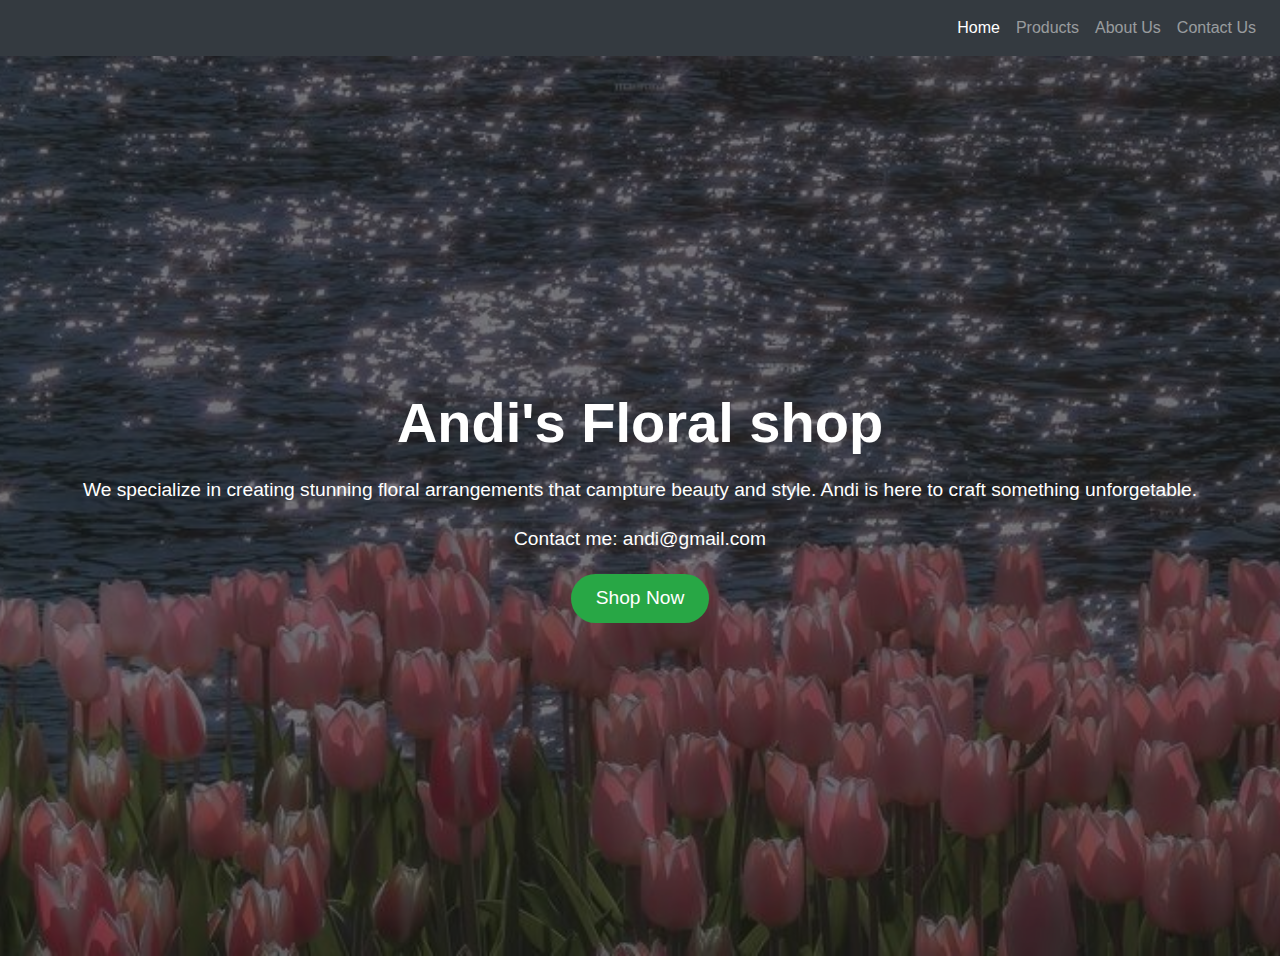
<file: index.html>
<!DOCTYPE html>
<html lang="en">
<head>
    <meta charset="UTF-8">
    <meta name="viewport" content="width=device-width, initial-scale=1.0">
    <title>Andi's Bloom</title>
    <link rel="stylesheet" href="https://stackpath.bootstrapcdn.com/bootstrap/4.5.2/css/bootstrap.min.css">
    <link rel="stylesheet" href="style.css">


</head>
<body>

    <nav class="navbar navbar-expand-lg navbar-dark bg-dark">
        <button class="navbar-toggler" type="button" data-toggle="collapse" data-target="#navbarNav"
            aria-controls="navbarNav" aria-expanded="false" aria-label="Toggle navigation">
            <span class="navbar-toggler-icon"></span>
        </button>
        <div class="collapse navbar-collapse" id="navbarNav">
            <ul class="navbar-nav ml-auto">
                <li class="nav-item active">
                    <a class="nav-link" href="index.html">Home</a>
                </li>
                <li class="nav-item">
                    <a class="nav-link" href="product.html">Products</a>
                </li>
                <li class="nav-item">
                    <a class="nav-link" href="about.html">About Us</a>
                </li>
            <li class="nav-item">
                <a class="nav-link" href="contact.html">Contact Us</a>
            </li>
            </ul>
        </div>
    </nav>


        
        </div>


    </div>    
    <section class="hero-section">
        <div class="hero-overlay"></div>
        <div class="hero-content">
            <h1>Andi's Floral shop</h1>
            <p>We specialize in creating stunning floral arrangements that campture beauty and style. Andi is here to craft something unforgetable.</p>
            <p>Contact me:  andi@gmail.com</p>
            <a href="product.html" class="btn">Shop Now</a>
        </div>
    </section>

    <script src="https://code.jquery.com/jquery-3.5.1.slim.min.js"></script>
    <script src="https://cdn.jsdelivr.net/npm/@popperjs/core@2.9.2/dist/umd/popper.min.js"></script>
    <script src="https://stackpath.bootstrapcdn.com/bootstrap/4.5.2/js/bootstrap.min.js"></script>
</body>
</html>
</file>
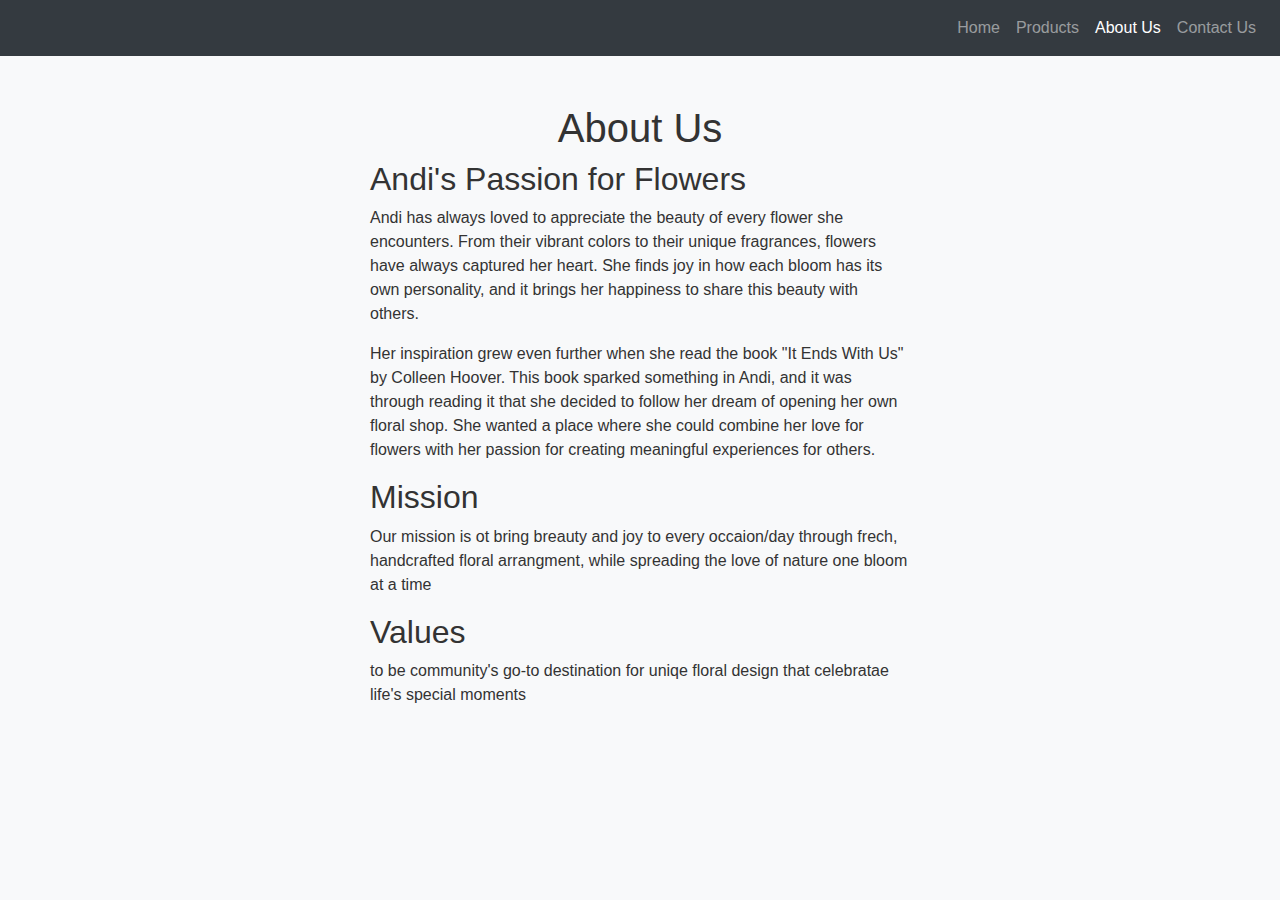
<file: about.html>
<!DOCTYPE html>
<html lang="en">
<head>
    <meta charset="UTF-8">
    <meta name="viewport" content="width=device-width, initial-scale=1.0">
    <title>About Us </title>
    <link rel="stylesheet" href="https://stackpath.bootstrapcdn.com/bootstrap/4.5.2/css/bootstrap.min.css">
    <link rel="stylesheet" href="style.css">
</head>
<body>
 
    <nav class="navbar navbar-expand-lg navbar-dark bg-dark">
     
        <button class="navbar-toggler" type="button" data-toggle="collapse" data-target="#navbarNav"
                aria-controls="navbarNav" aria-expanded="false" aria-label="Toggle navigation">
            <span class="navbar-toggler-icon"></span>
        </button>
        <div class="collapse navbar-collapse" id="navbarNav">
            <ul class="navbar-nav ml-auto">
                <li class="nav-item">
                    <a class="nav-link" href="index.html">Home</a>
                </li>
                <li class="nav-item">
                    <a class="nav-link" href="product.html">Products</a>
                </li>
                <li class="nav-item active">
                    <a class="nav-link" href="about.html">About Us</a>
                </li>
                <li class="nav-item">
                    <a class="nav-link" href="contact.html">Contact Us</a>
                </li>
            </ul>
        </div>
    </nav>

    <div class="container my-5">
        <h1 class="text-center">About Us</h1>

  
        <section class="about-us">
            <div class="row">
                <div class="col-md-6">
                    <h2>Andi's Passion for Flowers</h2>
                    <p>Andi has always loved to appreciate the beauty of every flower she encounters. From their vibrant colors to their unique fragrances, flowers have always captured her heart. She finds joy in how each bloom has its own personality, and it brings her happiness to share this beauty with others.</p>
                    <p>Her inspiration grew even further when she read the book "It Ends With Us" by Colleen Hoover. This book sparked something in Andi, and it was through reading it that she decided to follow her dream of opening her own floral shop. She wanted a place where she could combine her love for flowers with her passion for creating meaningful experiences for others.</p>
                   
                    <h2>Mission</h2>  
                    <p>Our mission is ot bring breauty and joy to every occaion/day through frech, handcrafted floral arrangment, while spreading the love of nature one bloom at a time</p>
                    <h2>Values</h2> 
                    <p>to be community's go-to destination for uniqe floral design that celebratae life's special moments</p>
                </div>
               
                </div>
                
     

    <script src="https://code.jquery.com/jquery-3.5.1.slim.min.js"></script>
    <script src="https://cdn.jsdelivr.net/npm/@popperjs/core@2.9.2/dist/umd/popper.min.js"></script>
    <script src="https://stackpath.bootstrapcdn.com/bootstrap/4.5.2/js/bootstrap.min.js"></script>
</body>
</html>
</file>
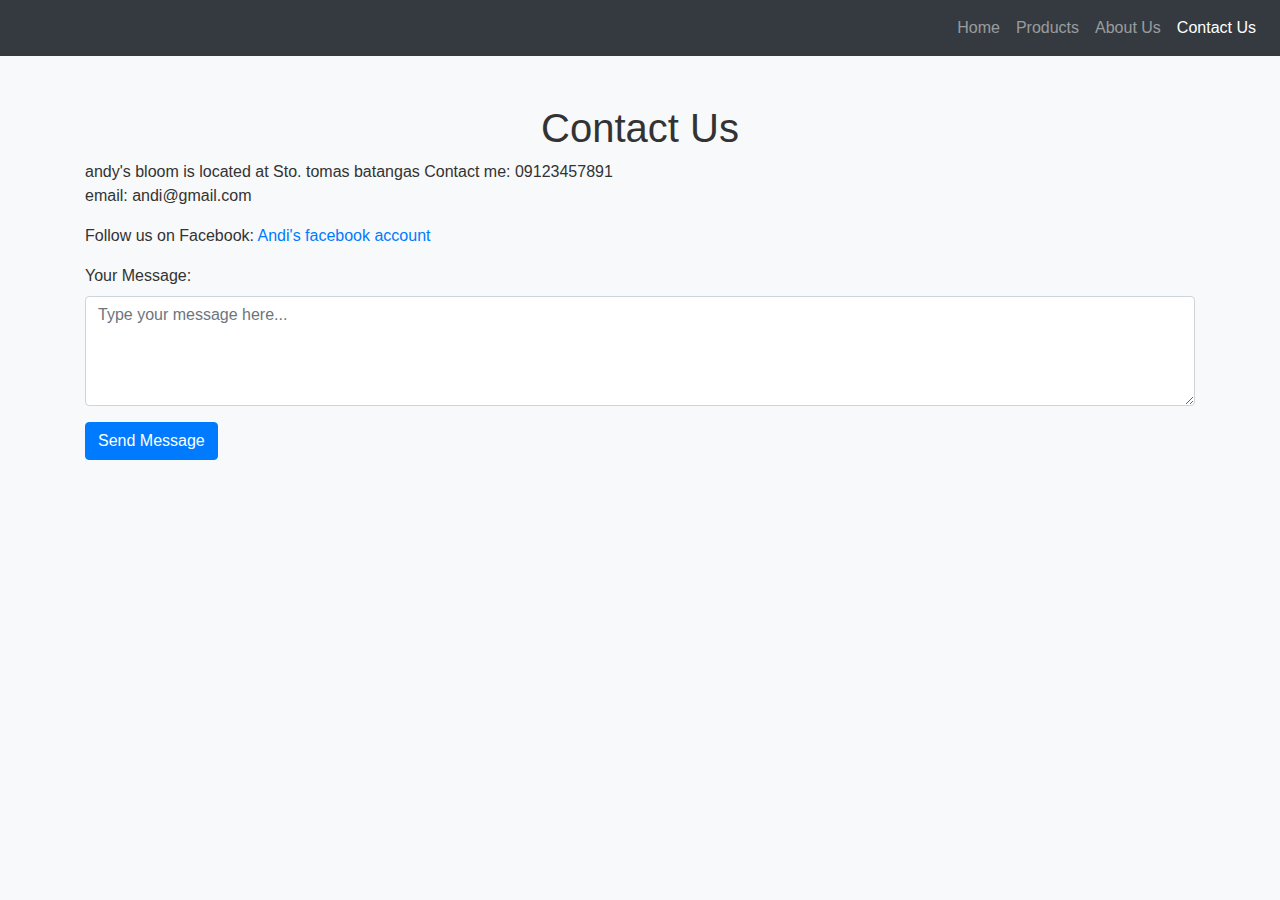
<file: contact.html>
<!DOCTYPE html>
<html lang="en">
<head>
    <meta charset="UTF-8">
    <meta name="viewport" content="width=device-width, initial-scale=1.0">
    <title>Contact Us </title>
    <link rel="stylesheet" href="https://stackpath.bootstrapcdn.com/bootstrap/4.5.2/css/bootstrap.min.css">
    <link rel="stylesheet" href="style.css">
    
</head>
<body>
    
    <nav class="navbar navbar-expand-lg navbar-dark bg-dark">
    
        <button class="navbar-toggler" type="button" data-toggle="collapse" data-target="#navbarNav"
                aria-controls="navbarNav" aria-expanded="false" aria-label="Toggle navigation">
            <span class="navbar-toggler-icon"></span>
        </button>
        <div class="collapse navbar-collapse" id="navbarNav">
            <ul class="navbar-nav ml-auto">
                <li class="nav-item">
                    <a class="nav-link" href="index.html">Home</a>
                </li>
                <li class="nav-item">
                    <a class="nav-link" href="product.html">Products</a>
                </li>
                <li class="nav-item">
                    <a class="nav-link" href="about.html">About Us</a>
                </li>
                <li class="nav-item active">
                    <a class="nav-link" href="contact.html">Contact Us</a>
                </li>
            </ul>
        </div>
    </nav>

    <div class="container my-5">
        <h1 class="text-center">Contact Us</h1>

        andy's bloom is located at Sto. tomas batangas
        Contact me: 09123457891
        <p>email: andi@gmail.com</p>
        <p>Follow us on Facebook: <a href="https://www.facebook.com/AndisFlowerShop" target="_blank">Andi's facebook account</a></p>


        <div class="contact-form">
            <form id="contact-form">
                <div class="form-group">
                    <label for="message">Your Message:</label>
                    <textarea class="form-control" id="message" rows="4" placeholder="Type your message here..." required></textarea>
                </div>
                <button type="button" class="btn btn-primary" id="send-message">Send Message</button>
            </form>
        </div>
    </div>

    
    <div id="success-message" class="text-center" style="display: none;">
        <h3>Thank you! Your message has been sent.</h3>
        <a href="product.html" class="btn btn-success">Go to Products</a>
    </div>

    <script>
        document.getElementById('send-message').addEventListener('click', function() {
            
            document.querySelector('.contact-form').style.display = 'none';


            document.getElementById('success-message').style.display = 'block';
        });
    </script>

   
    <script src="https://code.jquery.com/jquery-3.5.1.slim.min.js"></script>
    <script src="https://cdn.jsdelivr.net/npm/@popperjs/core@2.9.2/dist/umd/popper.min.js"></script>
    <script src="https://stackpath.bootstrapcdn.com/bootstrap/4.5.2/js/bootstrap.min.js"></script>
</body>
</html>
</file>
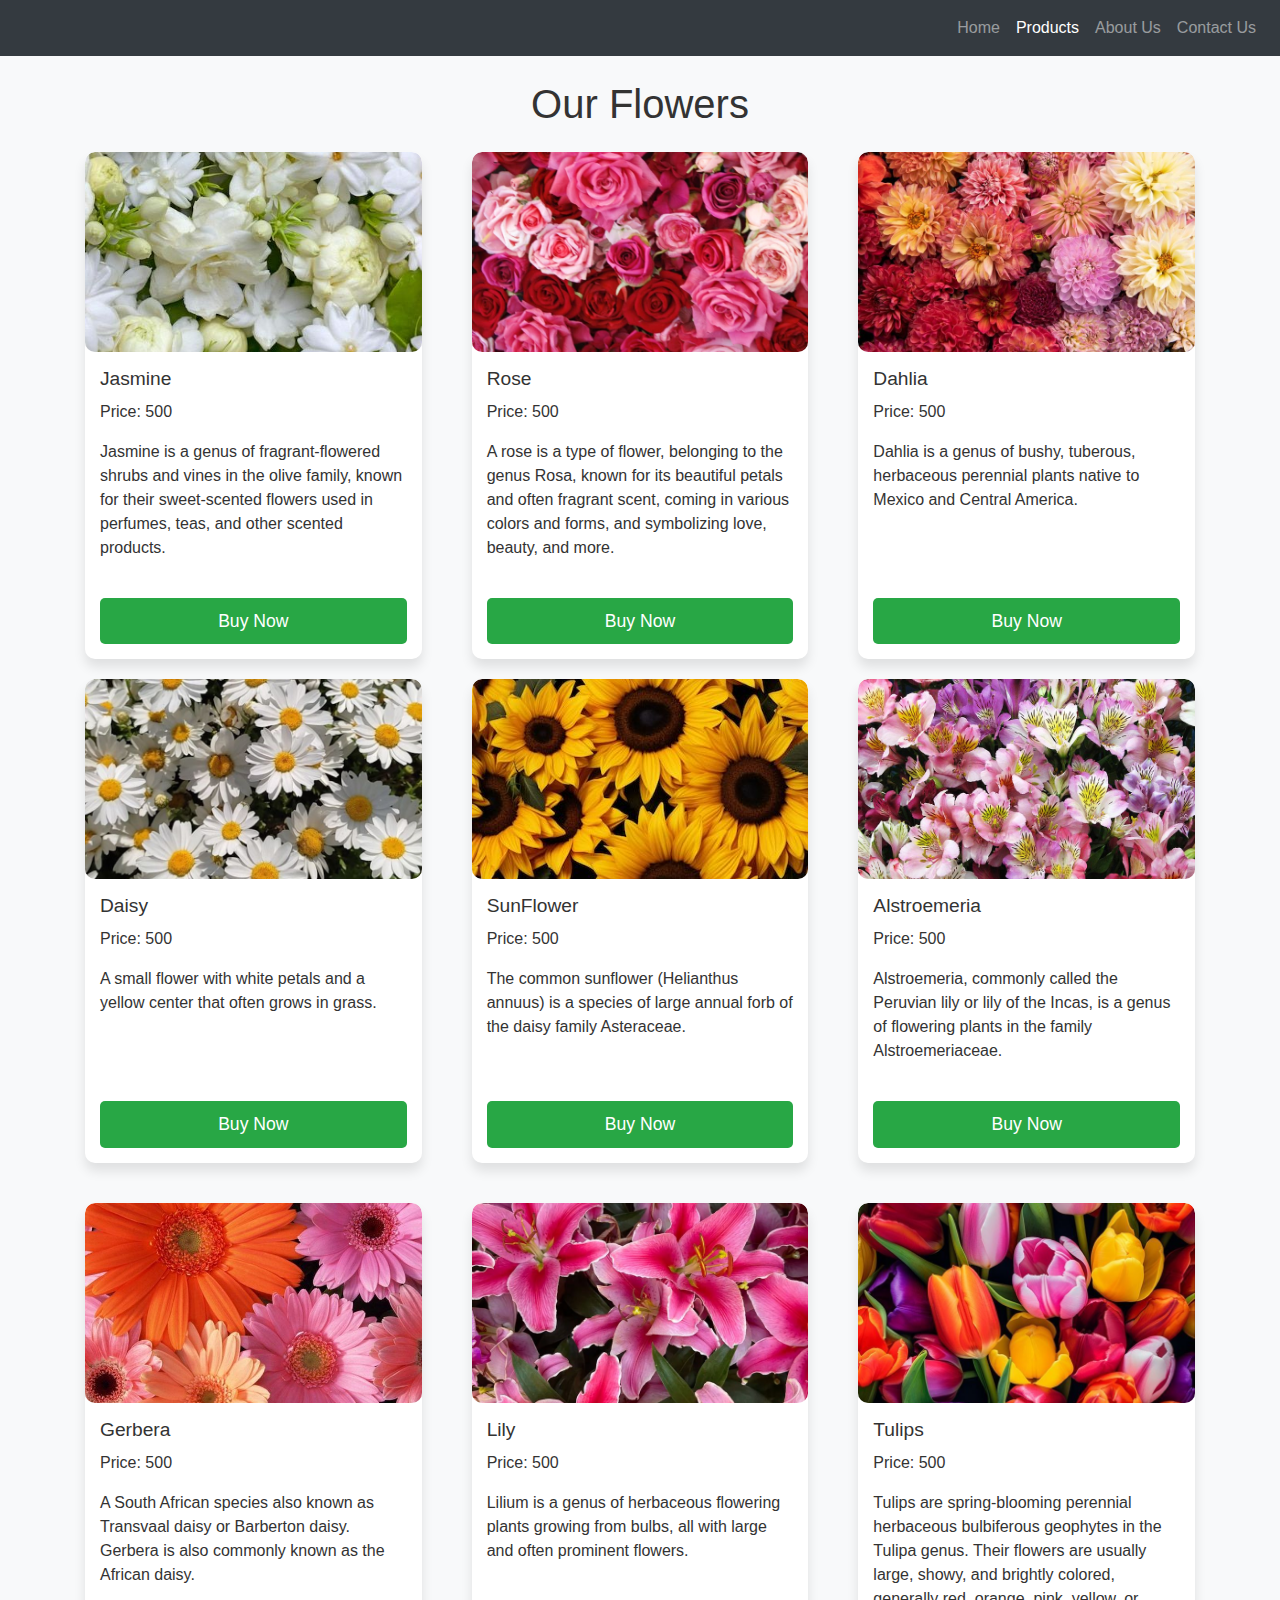
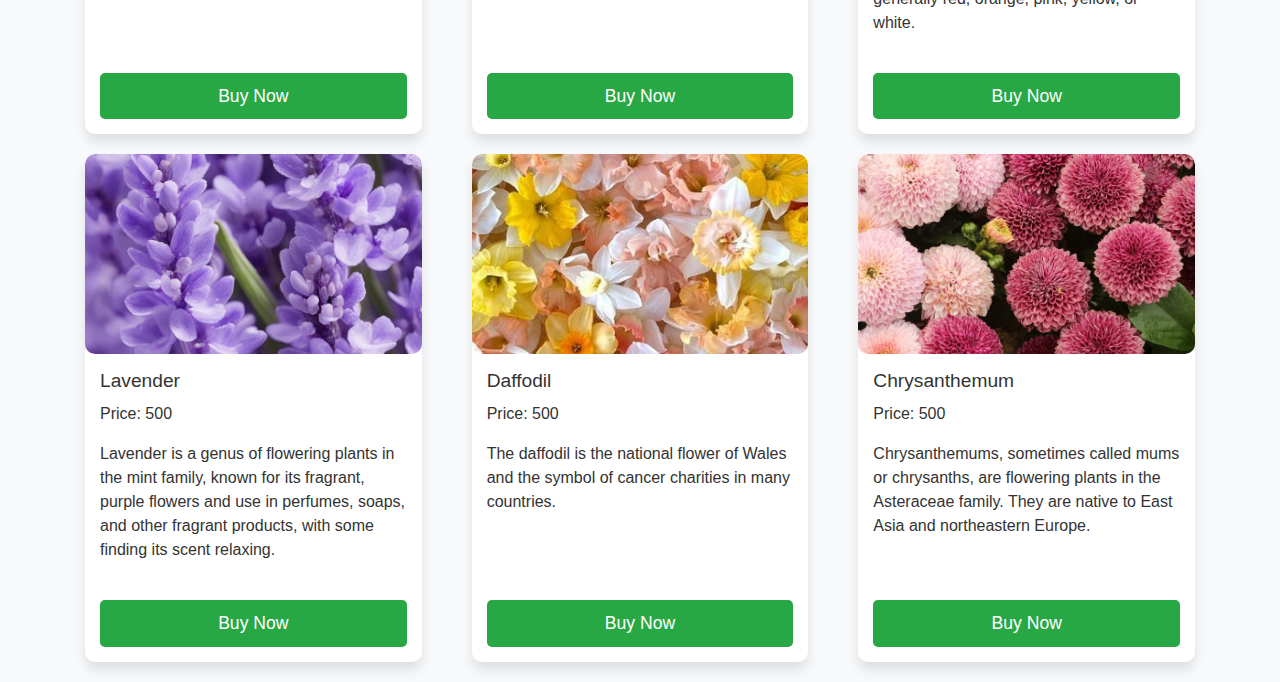
<file: product.html>
<!DOCTYPE html>
<html lang="en">

<head>
    <meta charset="UTF-8">
    <meta name="viewport" content="width=device-width, initial-scale=1.0">
    <title>Our Products</title>
    <link rel="stylesheet" href="https://stackpath.bootstrapcdn.com/bootstrap/4.5.2/css/bootstrap.min.css">
    <link rel="stylesheet" href="style.css">
</head>

<body>
  
    <nav class="navbar navbar-expand-lg navbar-dark bg-dark">

        <button class="navbar-toggler" type="button" data-toggle="collapse" data-target="#navbarNav" aria-controls="navbarNav" aria-expanded="false" aria-label="Toggle navigation">
            <span class="navbar-toggler-icon"></span>
        </button>
        <div class="collapse navbar-collapse" id="navbarNav">
            <ul class="navbar-nav ml-auto">
                <li class="nav-item">
                    <a class="nav-link" href="index.html">Home</a>
                </li>
                <li class="nav-item active">
                    <a class="nav-link" href="product.html">Products</a>
                </li>
                <li class="nav-item">
                    <a class="nav-link" href="about.html">About Us</a>
                </li>
                <li class="nav-item">
                    <a class="nav-link" href="contact.html">Contact Us</a>
                </li>
            </ul>
        </div>
    </nav>

    <div class="container">
        <h1 class="my-4 text-center">Our Flowers</h1>
        <div class="row">
       
            <div class="col-md-4">
                <div class="card">
                    <img src="f1.jpg" class="card-img-top" alt="Product 1">
                    <div class="card-body">
                        <h5 class="card-title">Jasmine</h5>
                        <p class="card-price">Price: 500</p>
                        <p class="card-text">Jasmine is a genus of fragrant-flowered shrubs and vines in the olive family, known for their sweet-scented flowers used in perfumes, teas, and other scented products.</p>
                        <button class="btn btn-success mt-2 buy-btn" data-product="1">Buy Now</button>
                    </div>
                </div>
            </div>

        
            <div class="col-md-4">
                <div class="card">
                    <img src="f2.jpg" class="card-img-top" alt="Product 2">
                    <div class="card-body">
                        <h5 class="card-title">Rose</h5>
                        <p class="card-price">Price: 500</p>
                        <p class="card-text">A rose is a type of flower, belonging to the genus Rosa, known for its beautiful petals and often fragrant scent, coming in various colors and forms, and symbolizing love, beauty, and more.</p>
                        <button class="btn btn-success mt-2 buy-btn" data-product="2">Buy Now</button>
                    </div>
                </div>
            </div>

            <div class="col-md-4">
                <div class="card">
                    <img src="f3.jpg" class="card-img-top" alt="Product 3">
                    <div class="card-body">
                        <h5 class="card-title">Dahlia</h5>
                        <p class="card-price">Price: 500</p>
                        <p class="card-text">Dahlia is a genus of bushy, tuberous, herbaceous perennial plants native to Mexico and Central America.</p>
                        <button class="btn btn-success mt-2 buy-btn" data-product="3">Buy Now</button>
                    </div>
                </div>
            </div>
        </div>

        <div class="row">
        
            <div class="col-md-4">
                <div class="card">
                    <img src="f4.jpg" class="card-img-top" alt="Product 4">
                    <div class="card-body">
                        <h5 class="card-title">Daisy</h5>
                        <p class="card-price">Price: 500</p>
                        <p class="card-text">A small flower with white petals and a yellow center that often grows in grass.</p>
                        <button class="btn btn-success mt-2 buy-btn" data-product="4">Buy Now</button>
                    </div>
                </div>
            </div>

     
            <div class="col-md-4">
                <div class="card">
                    <img src="f5.jpg" class="card-img-top" alt="Product 5">
                    <div class="card-body">
                        <h5 class="card-title">SunFlower</h5>
                        <p class="card-price">Price: 500</p>
                        <p class="card-text">The common sunflower (Helianthus annuus) is a species of large annual forb of the daisy family Asteraceae.</p>
                        <button class="btn btn-success mt-2 buy-btn" data-product="5">Buy Now</button>
                    </div>
                </div>
            </div>

            <div class="col-md-4">
                <div class="card">
                    <img src="f6.jpg" class="card-img-top" alt="Product 6">
                    <div class="card-body">
                        <h5 class="card-title">Alstroemeria</h5>
                        <p class="card-price">Price: 500</p>
                        <p class="card-text">Alstroemeria, commonly called the Peruvian lily or lily of the Incas, is a genus of flowering plants in the family Alstroemeriaceae.</p>
                        <button class="btn btn-success mt-2 buy-btn" data-product="6">Buy Now</button>
                    </div>
                </div>
            </div>
               
                <div class="col-md-4">
                    <div class="card">
                        <img src="f7.jpg" class="card-img-top" alt="Product 7">
                        <div class="card-body">
                            <h5 class="card-title">Gerbera</h5>
                            <p class="card-price">Price: 500</p> 
                            <p class="card-text">A South African species also known as Transvaal daisy or Barberton daisy. Gerbera is also commonly known as the African daisy.</p>
                       
                            <button class="btn btn-success mt-2 buy-btn" data-product="7">Buy Now</button>
                        </div>
                    </div>
                </div>
        
         
                <div class="col-md-4">
                    <div class="card">
                        <img src="f8.jpg" class="card-img-top" alt="Product 8">
                        <div class="card-body">
                            <h5 class="card-title">Lily</h5>
                            <p class="card-price">Price: 500</p> 
                            <p class="card-text">Lilium is a genus of herbaceous flowering plants growing from bulbs, all with large and often prominent flowers.</p>
          
                            <button class="btn btn-success mt-2 buy-btn" data-product="8">Buy Now</button>
                        </div>
                    </div>
                </div>
        
                <div class="col-md-4">
                    <div class="card">
                        <img src="f9.jpg" class="card-img-top" alt="Product 9">
                        <div class="card-body">
                            <h5 class="card-title">Tulips</h5>
                            <p class="card-price">Price: 500</p> 
                            <p class="card-text">Tulips are spring-blooming perennial herbaceous bulbiferous geophytes in the Tulipa genus. Their flowers are usually large, showy, and brightly colored, generally red, orange, pink, yellow, or white.</p>
                            <button class="btn btn-success mt-2 buy-btn" data-product="9">Buy Now</button>
                        </div>
                    </div>
                </div>
            </div>
        
            <div class="row">
               
                <div class="col-md-4">
                    <div class="card">
                        <img src="f10.jpg" class="card-img-top" alt="Product 10">
                        <div class="card-body">
                            <h5 class="card-title">Lavender</h5>
                            <p class="card-price">Price: 500</p> 
                            <p class="card-text">Lavender is a genus of flowering plants in the mint family, known for its fragrant, purple flowers and use in perfumes, soaps, and other fragrant products, with some finding its scent relaxing.</p>
                            <button class="btn btn-success mt-2 buy-btn" data-product="10">Buy Now</button>
                        </div>
                    </div>
                </div>
        
         
                <div class="col-md-4">
                    <div class="card">
                        <img src="f11.jpg" class="card-img-top" alt="Product 11">
                        <div class="card-body">
                            <h5 class="card-title">Daffodil</h5>
                            <p class="card-price">Price: 500</p> 
                            <p class="card-text">The daffodil is the national flower of Wales and the symbol of cancer charities in many countries.</p>
                            <button class="btn btn-success mt-2 buy-btn" data-product="11">Buy Now</button>
                        </div>
                    </div>
                </div>
        
          
                <div class="col-md-4">
                    <div class="card">
                        <img src="f12.jpg" class="card-img-top" alt="Product 12">
                        <div class="card-body">
                            <h5 class="card-title">Chrysanthemum</h5>
                            <p class="card-price">Price: 500</p> 
                            <p class="card-text">Chrysanthemums, sometimes called mums or chrysanths, are flowering plants in the Asteraceae family. They are native to East Asia and northeastern Europe.</p>
                            <button class="btn btn-success mt-2 buy-btn" data-product="12">Buy Now</button>
                        </div>
                    </div>
                </div>
            </div>
        </div>
    </div>

    <div class="modal fade" id="thankYouModal" tabindex="-1" aria-labelledby="thankYouModalLabel" aria-hidden="true">
        <div class="modal-dialog">
            <div class="modal-content">
                <div class="modal-header">
                    <h5 class="modal-title" id="thankYouModalLabel">Thank You for Your Purchase!</h5>
                    <button type="button" class="close" data-dismiss="modal" aria-label="Close">
                        <span aria-hidden="true">&times;</span>
                    </button>
                </div>
                <div class="modal-body">
                    <p>Your order has been successfully placed. Thank you for shopping with us!</p>
                </div>
                <div class="modal-footer">
                    <a href="product.html" class="btn btn-primary">Shop More</a>
                    <button type="button" class="btn btn-secondary" data-dismiss="modal">Close</button>
                </div>
            </div>
        </div>
    </div>

  
    <script src="https://code.jquery.com/jquery-3.5.1.min.js"></script>
    <script src="https://cdn.jsdelivr.net/npm/@popperjs/core@2.9.2/dist/umd/popper.min.js"></script>
    <script src="https://stackpath.bootstrapcdn.com/bootstrap/4.5.2/js/bootstrap.min.js"></script>

    <script>
        document.querySelectorAll('.buy-btn').forEach(function(button) {
            button.addEventListener('click', function() {
               
                $('#thankYouModal').modal('show');
            });
        });
    </script>
</body>

</html>
</file>
<file: style.css>
body {
    background-color: #f8f9fa;
    font-family: Arial, sans-serif;
    color: #333;
}


header {
    background-color: #007bff;
    color: #fff;
    padding: 30px 0;
}

header h1 {
    font-size: 2.5rem;
}

header p {
    font-size: 1.2rem;
}

.navbar {
    background-color: #343a40;
}

.navbar-brand {
    font-size: 1.8rem;
}


.hero-section {
    background: url('hpbg.jpg') no-repeat center center/cover;
    height: 100vh;
    display: flex;
    align-items: center;
    justify-content: center;
    text-align: center;
    color: white;
    position: relative;
}

.hero-overlay {
    position: absolute;
    top: 0;
    left: 0;
    height: 100%;
    width: 100%;
    background-color: rgba(0, 0, 0, 0.5);
    z-index: 1;
}

.hero-content {
    position: relative;
    z-index: 2;
}

.hero-content h1 {
    font-size: 3.5rem;
    font-weight: bold;
}

.hero-content p {
    font-size: 1.2rem;
    margin: 20px 0;
}

.hero-content .btn {
    font-size: 1.2rem;
    padding: 10px 25px;
    border-radius: 30px;
    background-color: #28a745;
    color: white;
    border: none;
    word-spacing: 0%;
}

.hero-content .btn:hover {
    background-color: #218838;
}


.card {
    border: none;
    border-radius: 10px;
    box-shadow: 0 8px 12px rgba(0, 0, 0, 0.1);
    transition: all 0.3s ease-in-out;
    display: flex;
    flex-direction: column;
    height: 100%;
    background-color: white;
    margin-bottom: 20px; 
    overflow: hidden;
}


.card-img-top {
    border-radius: 10px;
    height: 200px;  
    object-fit: cover;  
}


.card-body {
    display: flex;
    flex-direction: column;
    justify-content: space-between;
    flex-grow: 1;
    padding: 15px;
    height: 100%; 
}

 
.card-title {
    font-size: 1.2rem;
    margin-bottom: 10px;
}


.card-text {
    font-size: 1rem;
    margin-bottom: 10px;
    flex-grow: 1;  
}


.card .btn {
    font-size: 1.1rem;
    padding: 10px;
    background-color: #28a745;
    color: white;
    border-radius: 5px;
    border: none;
    text-align: center;
    margin-top: 10px;
    transition: background-color 0.3s ease;
}


.card .btn:hover {
    background-color: #218838;
}


.card:hover {
    transform: translateY(-10px);
}


.row {
    display: flex;
    flex-wrap: wrap;
    gap: 20px;
    justify-content: space-around;  
}


.col-md-4 {
    flex: 1 1 30%;  
    box-sizing: border-box;
    margin-bottom: 20px;
}


@media (max-width: 768px) {
    .card-img-top {
        height: 150px;  
    }

    .col-md-4 {
        flex: 1 1 48%;  
    }
}

@media (max-width: 576px) {
    .col-md-4 {
        flex: 1 1 100%;  
    }
}
</file>
